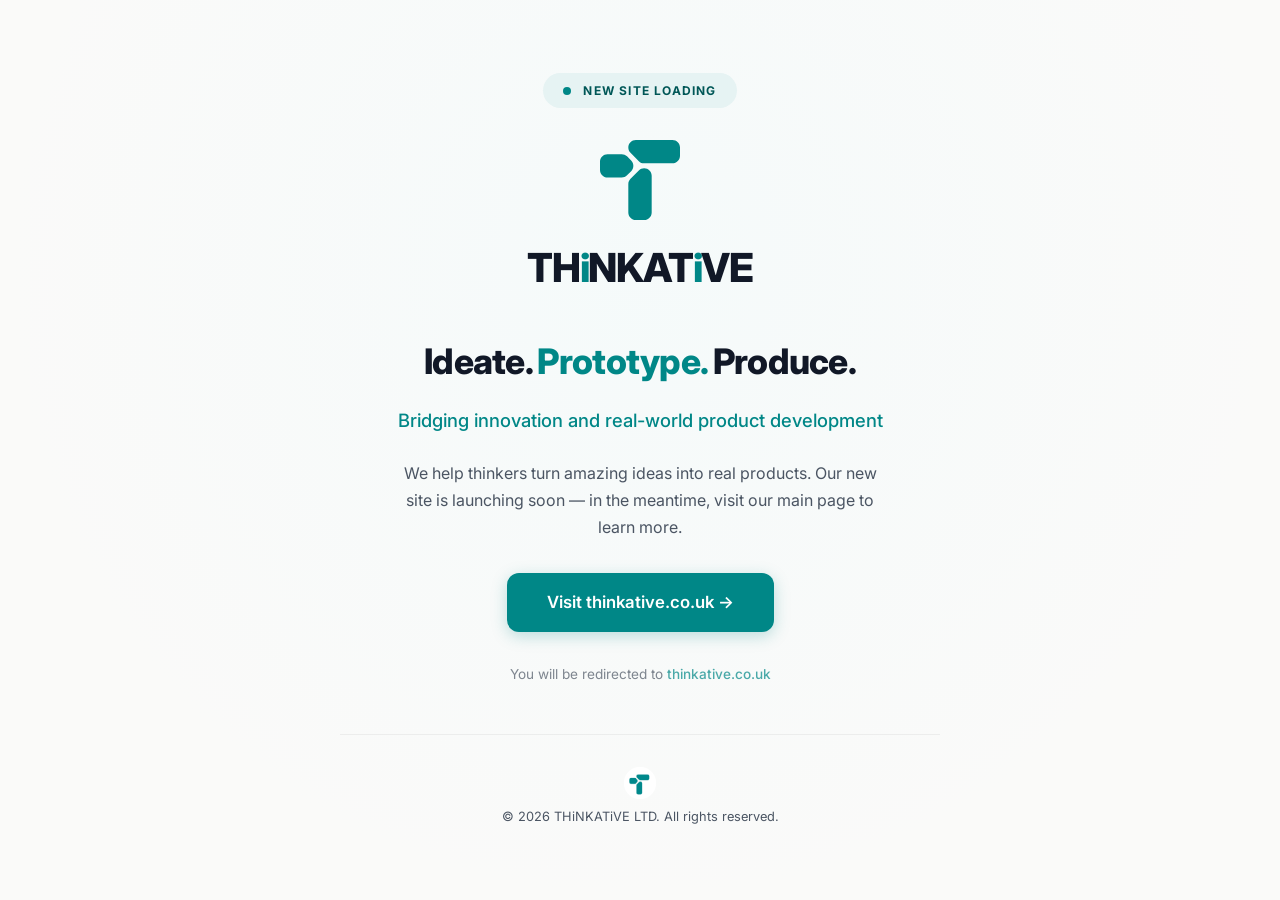
<file: Index.html>
<!DOCTYPE html>
<html lang="en">
<head>
    <meta charset="UTF-8">
    <meta name="viewport" content="width=device-width, initial-scale=1.0, viewport-fit=cover">
    <title>THiNKATiVE | Coming Soon</title>

    <link rel="icon" type="img/png" href="images/favicon.png">

    <!-- Premium Google Fonts -->
    <link rel="preconnect" href="https://fonts.googleapis.com">
    <link rel="preconnect" href="https://fonts.gstatic.com" crossorigin>
    <link href="https://fonts.googleapis.com/css2?family=Inter:wght@300;400;500;600;700;800&family=Plus+Jakarta+Sans:wght@400;500;600;700;800&display=swap" rel="stylesheet">

    <!-- SEO Meta Tags -->
    <meta name="description" content="THiNKATiVE - Ideate. Prototype. Produce. We help thinkers turn amazing ideas into real products.">
    <meta name="keywords" content="Thinkative Consultants, Thinkative, Consultants, Wearables, Research, projects, product development">
    <meta name="author" content="THiNKATiVE">
    <meta name="robots" content="index, follow">
    <link rel="canonical" href="https://thinkative.co.uk/">

    <!-- Open Graph for social sharing -->
    <meta property="og:title" content="THiNKATiVE - Ideate. Prototype. Produce.">
    <meta property="og:description" content="We help thinkers turn amazing ideas into products.">
    <meta property="og:type" content="website">
    <meta property="og:url" content="https://thinkative.co.uk/">

    <style>
        /* ==========================================================================
           1. CORE RESET & BASE STYLES
           ========================================================================== */
        * {
            margin: 0;
            padding: 0;
            box-sizing: border-box;
        }

        :root {
            --primary: #008787;
            --primary-dark: #005757;
            --primary-light: #e6f3f3;
            --surface: #ffffff;
            --background: #fafaf9;
            --text-main: #111827;
            --text-muted: #4b5563;
            --font-stack: 'Inter', 'Plus Jakarta Sans', system-ui, -apple-system, sans-serif;
            --transition: all 0.3s cubic-bezier(0.16, 1, 0.3, 1);
        }

        html {
            scroll-behavior: smooth;
            -webkit-font-smoothing: antialiased;
        }

        body {
            font-family: var(--font-stack);
            background: radial-gradient(circle at 50% 30%, rgba(0, 135, 135, 0.04) 0%, var(--background) 70%);
            color: var(--text-main);
            line-height: 1.6;
            min-height: 100vh;
            display: flex;
            flex-direction: column;
            align-items: center;
            justify-content: center;
            padding: 2rem;
            margin: 0;
        }

        .container {
            max-width: 600px;
            width: 100%;
            text-align: center;
        }

        /* ==========================================================================
           2. LOGO
           ========================================================================== */
        .logo-wrapper {
            margin-bottom: 2.5rem;
            display: flex;
            justify-content: center;
        }

        .logo-link {
            display: inline-block;
            text-decoration: none;
        }

        .logo-svg {
            width: 80px;
            height: 80px;
            display: block;
            margin: 0 auto 1rem auto;
            animation: float-logo 4s ease-in-out infinite;
        }

        .logo-text {
            font-size: 2.5rem;
            font-weight: 800;
            letter-spacing: -0.03em;
            color: var(--text-main);
            display: block;
        }

        .logo-text span {
            color: var(--primary);
        }

        @keyframes float-logo {
            0%, 100% {
                transform: translateY(0px);
            }
            50% {
                transform: translateY(-8px);
            }
        }

        /* ==========================================================================
           3. HEADING & TEXT
           ========================================================================== */
        h1 {
            font-size: 2.2rem;
            font-weight: 800;
            line-height: 1.2;
            letter-spacing: -0.02em;
            color: var(--text-main);
            margin-bottom: 1.5rem;
        }

        h1 span {
            color: var(--primary);
        }

        .tagline {
            font-size: 1.15rem;
            font-weight: 500;
            color: var(--primary);
            margin-bottom: 1.5rem;
        }

        .description {
            font-size: 1rem;
            color: var(--text-muted);
            max-width: 480px;
            margin: 0 auto 2rem auto;
            line-height: 1.7;
        }

        /* ==========================================================================
           4. REDIRECT BUTTON
           ========================================================================== */
        .btn {
            display: inline-block;
            background: var(--primary);
            color: #ffffff;
            padding: 1rem 2.5rem;
            border-radius: 12px;
            text-decoration: none;
            font-weight: 600;
            font-size: 1.05rem;
            transition: var(--transition);
            box-shadow: 0 4px 16px rgba(0, 135, 135, 0.25);
            border: none;
            cursor: pointer;
        }

        .btn:hover {
            background: var(--primary-dark);
            transform: translateY(-3px);
            box-shadow: 0 8px 28px rgba(0, 135, 135, 0.35);
        }

        /* ==========================================================================
           5. COUNTDOWN / STATUS INDICATOR
           ========================================================================== */
        .status-badge {
            display: inline-block;
            background: var(--primary-light);
            color: var(--primary-dark);
            font-size: 0.75rem;
            font-weight: 700;
            text-transform: uppercase;
            letter-spacing: 0.1em;
            padding: 0.5rem 1.25rem;
            border-radius: 30px;
            margin-bottom: 2rem;
        }

        .status-badge .dot {
            display: inline-block;
            width: 8px;
            height: 8px;
            background: var(--primary);
            border-radius: 50%;
            margin-right: 8px;
            animation: pulse-dot 1.5s ease-in-out infinite;
        }

        @keyframes pulse-dot {
            0%, 100% {
                opacity: 1;
                transform: scale(1);
            }
            50% {
                opacity: 0.4;
                transform: scale(0.8);
            }
        }

        /* ==========================================================================
           6. REDIRECT NOTICE
           ========================================================================== */
        .redirect-notice {
            margin-top: 2rem;
            font-size: 0.85rem;
            color: var(--text-muted);
            opacity: 0.7;
        }

        .redirect-notice a {
            color: var(--primary);
            text-decoration: none;
            font-weight: 500;
            transition: var(--transition);
        }

        .redirect-notice a:hover {
            text-decoration: underline;
            color: var(--primary-dark);
        }

        /* ==========================================================================
           7. FOOTER
           ========================================================================== */
        .footer {
            margin-top: 3rem;
            padding-top: 2rem;
            border-top: 1px solid rgba(0, 0, 0, 0.05);
            font-size: 0.8rem;
            color: var(--text-muted);
        }

        .footer img {
            height: 32px;
            width: auto;
            display: block;
            margin: 0 auto 0.5rem auto;
        }

        /* ==========================================================================
           8. RESPONSIVE
           ========================================================================== */
        @media (max-width: 640px) {
            body {
                padding: 1.5rem;
            }

            .logo-svg {
                width: 60px;
                height: 60px;
            }

            .logo-text {
                font-size: 2rem;
            }

            h1 {
                font-size: 1.8rem;
            }

            .tagline {
                font-size: 1rem;
            }

            .btn {
                padding: 0.85rem 2rem;
                font-size: 0.95rem;
                width: 100%;
            }
        }
    </style>
</head>
<body>

    <div class="container">
        <!-- Status Badge -->
        <div class="status-badge">
            <span class="dot"></span> New Site Loading
        </div>

        <!-- Logo -->
        <div class="logo-wrapper">
            <a href="https://thinkative.co.uk" class="logo-link" target="_blank" rel="noopener noreferrer">
                <svg class="logo-svg" xmlns="http://www.w3.org/2000/svg" viewBox="0 0 113 113">
                    <g fill="#008787">
                        <path d="M73,50.64v51.72c0,5.87-4.76,10.64-10.64,10.64h-11.72c-5.87,0-10.64-4.77-10.64-10.64v-40c0-2.83,1.12-5.53,3.12-7.53l11.72-11.71c1.99-2,4.7-3.12,7.52-3.12,5.88,0,10.64,4.76,10.64,10.64Z"/>
                        <path d="M113,10.64v11.72c0,5.87-4.76,10.64-10.64,10.64h-40c-2.82,0-5.53-1.12-7.52-3.12l-11.72-11.71c-2-2-3.12-4.71-3.12-7.53,0-5.88,4.77-10.64,10.64-10.64h51.72c5.88,0,10.64,4.76,10.64,10.64Z"/>
                        <path d="M44.03,44.02l-5.86,5.86c-2,2-4.7,3.12-7.53,3.12H10.64c-5.87,0-10.64-4.77-10.64-10.64v-11.72c0-5.88,4.77-10.64,10.64-10.64h20c2.83,0,5.53,1.12,7.53,3.12l5.86,5.85c4.15,4.16,4.15,10.9,0,15.05Z"/>
                    </g>
                </svg>
                <span class="logo-text">TH<span>i</span>NKAT<span>i</span>VE</span>
            </a>
        </div>

        <!-- Main Content -->
        <h1>Ideate. <span>Prototype.</span> Produce.</h1>
        <p class="tagline">Bridging innovation and real-world product development</p>
        <p class="description">
            We help thinkers turn amazing ideas into real products. Our new site is launching soon — 
            in the meantime, visit our main page to learn more.
        </p>

        <!-- Redirect Button -->
        <a href="https://thinkative.co.uk" class="btn" target="_blank" rel="noopener noreferrer">
            Visit thinkative.co.uk →
        </a>

        <!-- Redirect Notice -->
        <p class="redirect-notice">
            You will be redirected to <a href="https://thinkative.co.uk" target="_blank" rel="noopener noreferrer">thinkative.co.uk</a>
        </p>

        <!-- Footer -->
        <div class="footer">
            <img src="images/favicon.png" alt="THiNKATiVE Icon">
            <p>&copy; 2026 THiNKATiVE LTD. All rights reserved.</p>
        </div>
    </div>

    <script>
        // Automatically redirect after 10 seconds
        setTimeout(function() {
            window.location.href = 'https://thinkative.co.uk';
        }, 10000);

        // Allow manual redirect if user clicks anywhere on the page (optional)
        document.addEventListener('click', function() {
            // Only redirect if not clicking a link (to avoid double redirects)
            if (!event.target.closest('a')) {
                window.location.href = 'https://thinkative.co.uk';
            }
        });

        console.log('THiNKATiVE landing page - redirecting to thinkative.co.uk in 5 seconds');
    </script>
</body>
</html>
</file>
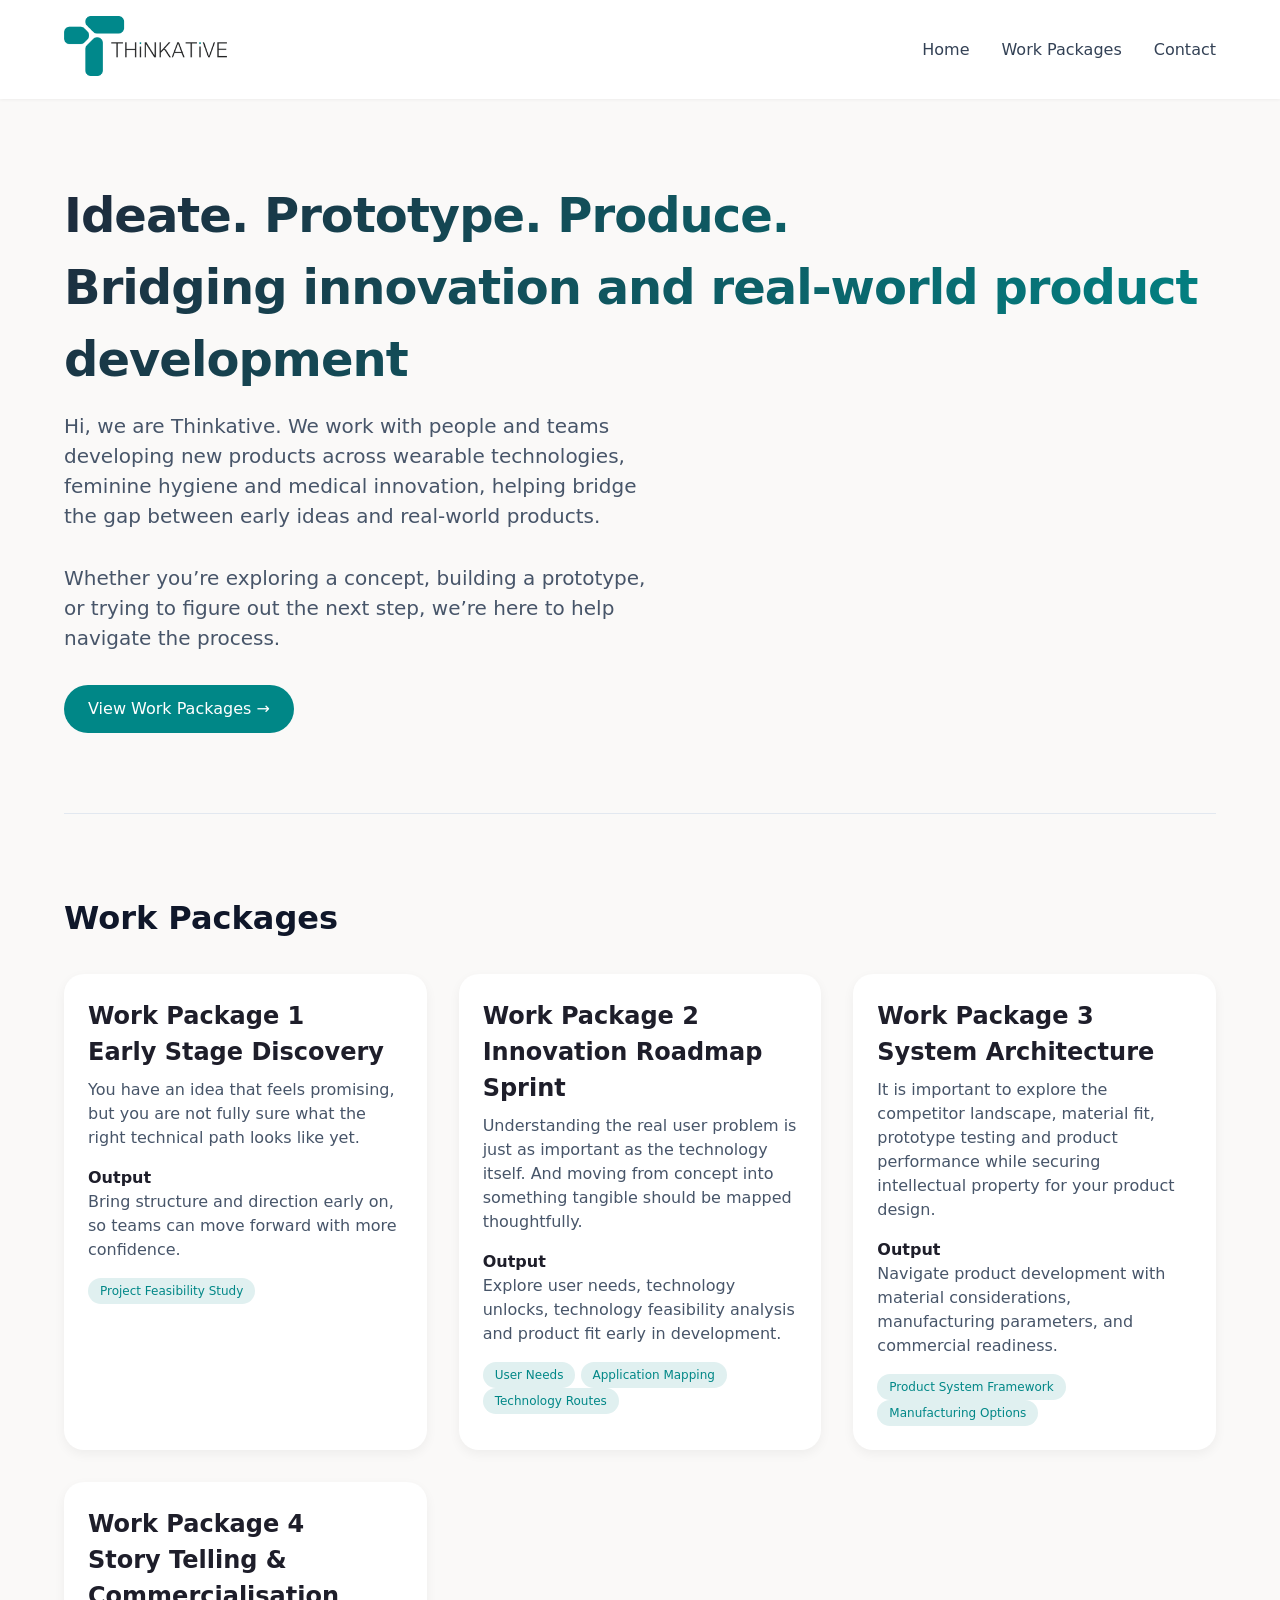
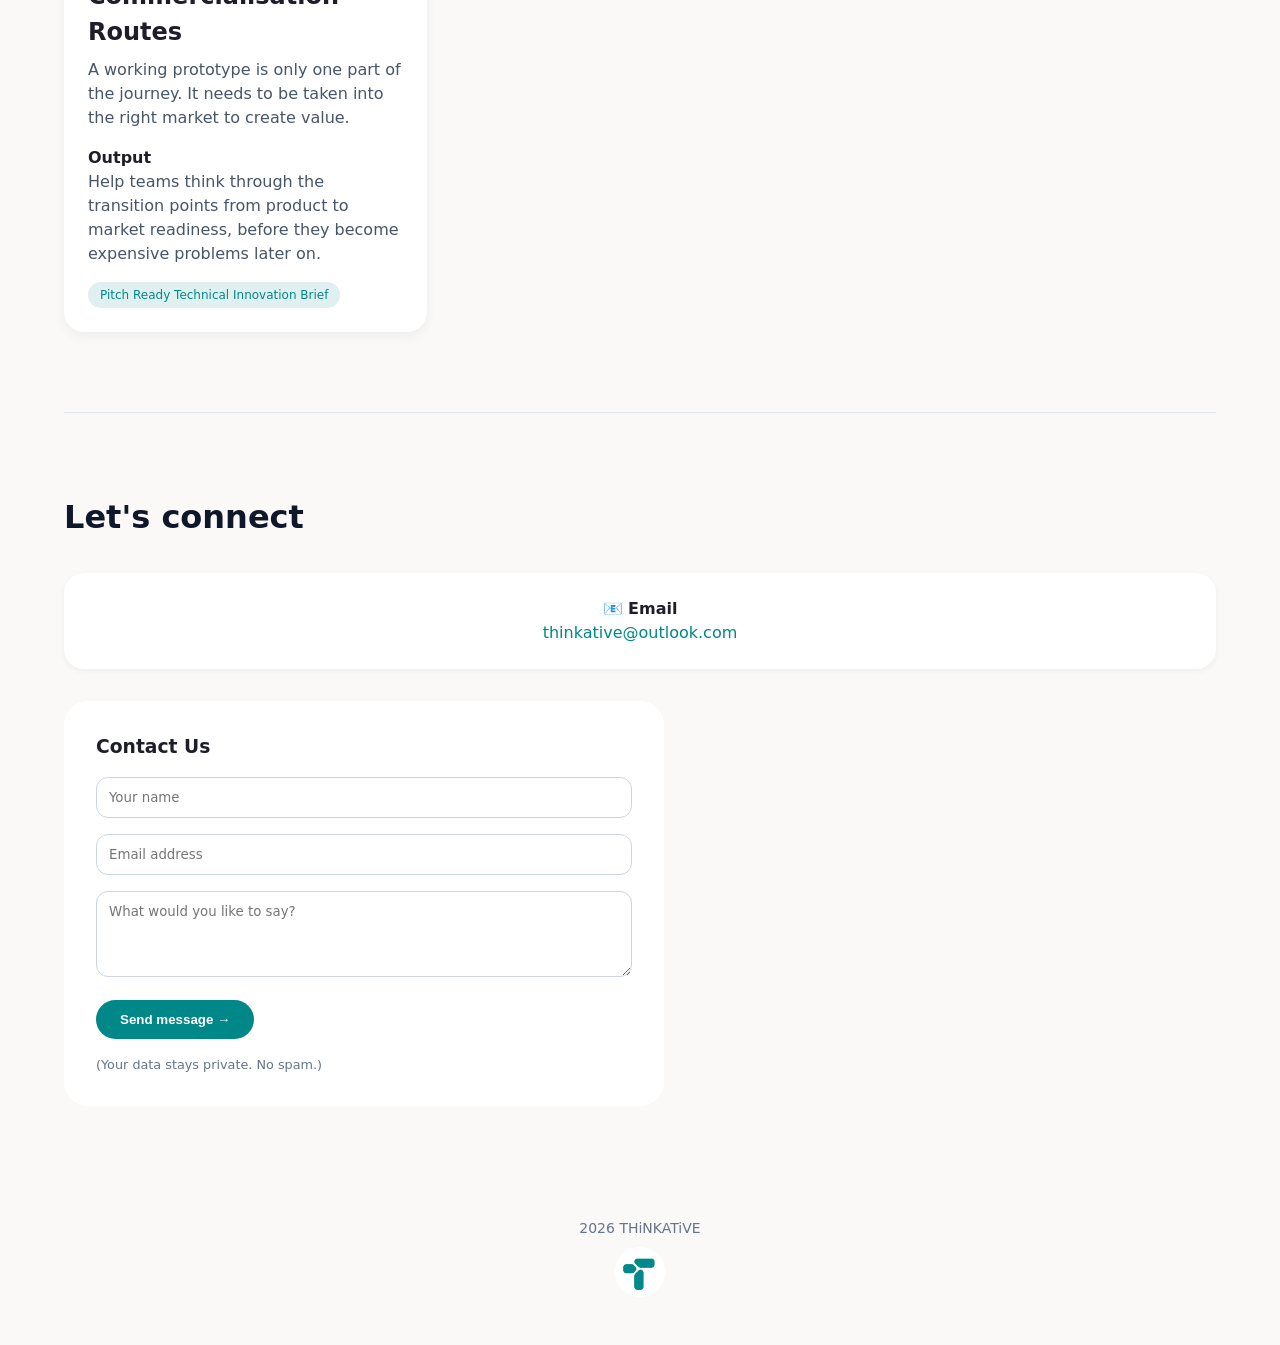
<file: index_old.html>
<!DOCTYPE html>
<html lang="en">
<head>
    <meta charset="UTF-8">
    <meta name="viewport" content="width=device-width, initial-scale=1.0, viewport-fit=cover">
    <title>THiNKATiVE | Consultants</title>

    <link rel="icon" type="img/png" href="images/favicon.png">

    <!-- Link to external CSS -->
    <link rel="stylesheet" href="style.css">

    <!-- SEO Meta Tags -->
    <meta name="description" content="THiNKATiVE helps thinkers turn amazing ideas into real products. Modern, simple, and built with care.">
    <meta name="keywords" content="Thinkative Consultants, Thinkative, Consultants, Wearables, Research, projects, product development, prototyping, consumer analysis">
    <meta name="author" content="THiNKATiVE">
    <meta name="robots" content="index, follow">
    <link rel="canonical" href="https://thinkative-ltd.github.io/">

    <!-- Open Graph for social sharing -->
    <meta property="og:title" content="THiNKATiVE - Consultants">
    <meta property="og:description" content="We help thinkers turn amazing ideas into products.">
    <meta property="og:type" content="website">
    <meta property="og:url" content="https://thinkative-ltd.github.io/">
</head>
<body>
  <header>
    <nav>
        <div class="logo">
            <a href="#home">
                <img src="images/sitelogoB.png" alt="THiNKATiVE Logo" style="height: 60px; width: auto;">
            </a>
        </div>
        <button class="hamburger" id="hamburger">☰</button>
        <ul class="nav-links" id="navLinks">
            <li><a href="#home">Home</a></li>
            <!--    <li><a href="#projects">Projects</a></li>    -->
            <li><a href="#workpackages">Work Packages</a></li>
            <li><a href="#contact">Contact</a></li>
        </ul>
    </nav>
  </header>

    <main>
        <div class="container">
            <!-- Home Section -->
            <section id="home">
                <div class="hero">
                    <h1>Ideate. Prototype. Produce.<br>Bridging innovation and real-world product development</h1>
                    <p>Hi, we are Thinkative. We work with people and teams developing new products across wearable technologies, feminine hygiene and medical innovation, helping bridge the gap between early ideas and real-world products.</p>
                    <p>Whether you’re exploring a concept, building a prototype, or trying to figure out the next step, we’re here to help navigate the process.</p>
                    <a href="#workpackages" class="btn">View Work Packages →</a>
                </div>
            </section>



              <!-- WorkPackages Section -->
              <section id="workpackages">
                  <h2>Work Packages</h2>
                  <div class="projects-grid">
                      <div class="project-card">
                          <h3>Work Package 1<br>Early Stage Discovery</h3>
                          <p>You have an idea that feels promising, but you are not fully sure what the right technical path looks like yet.</p>


                          <!--
                           <span class="project-tag">We help bring structure and direction early on, so teams can move forward with more confidence.</span>

                          <span class="project-tag">Review call</span>
                          <span class="project-tag">Technical fesibility assessment</span>
                          <span class="project-tag">Key Risks</span>
                          <span class="project-tag">Unknowns Identified</span>
                          <span class="project-tag">Recommend next steps</span>
                          <br>
                          <br>
                        -->
                          <h4>Output</h4>
                          <p>Bring structure and direction early on, so teams can move forward with more confidence.</p>
                          <span class="project-tag">Project Feasibility Study</span>
                      </div>


                      <div class="project-card">
                          <h3>Work Package 2<br>Innovation Roadmap Sprint</h3>
                          <p>Understanding the real user problem is just as important as the technology itself. And moving from concept into something tangible should be mapped thoughtfully.</p>

                          <!--
                          <span class="project-tag">User needs + application mapping</span>
                          <span class="project-tag">Product lifecycle roadmap</span>
                          <span class="project-tag">Developer/Manufacturer pathway guidance</span>
                          <span class="project-tag">Regulatory Considerations</span>
                          <br>
                          <br>
                        -->
                          <h4>Output</h4>
                          <p>Explore user needs, technology unlocks, technology feasibility analysis and product fit early in development.</p>
                          <span class="project-tag">User Needs</span>
                          <span class="project-tag">Application Mapping</span>
                          <span class="project-tag">Technology Routes</span>
                      </div>



                      <div class="project-card">
                          <h3>Work Package 3 <br>System Architecture</h3>
                          <p>It is important to explore the competitor landscape, material fit, prototype testing and product performance while securing intellectual property for your product design.</p>

                          <h4>Output</h4>
                          <p>Navigate product development with material considerations, manufacturing parameters, and commercial readiness.</p>
                          <span class="project-tag">Product System Framework</span>
                          <span class="project-tag">Manufacturing Options</span>
                      </div>



                      <div class="project-card">
                          <h3>Work Package 4 <br>Story Telling & Commercialisation Routes</h3>
                          <p>A working prototype is only one part of the journey. It needs to be taken into the right market to create value.</p>

                          <h4>Output</h4>
                          <p>Help teams think through the transition points from product to market readiness, before they become expensive problems later on.</p>
                          <span class="project-tag">Pitch Ready Technical Innovation Brief</span>
                      </div>
                  </div>


            </section>



            <!-- Projects Section -->
            <!--
            <section id="projects">
                <h2>Selected projects</h2>
                <div class="projects-grid">
                    <div class="project-card">
                        <h3>Prototyping</h3>
                        <p>We build rapid prototypes to test and validate your product ideas before full development.</p>
                        <span class="project-tag">Prototyping</span>
                        <span class="project-tag">MVP</span>
                    </div>
                    <div class="project-card">
                        <h3>Consumer Analysis</h3>
                        <p>Deep market research and user behavior analysis to ensure your product meets real needs.</p>
                        <span class="project-tag">Research</span>
                        <span class="project-tag">Analytics</span>
                    </div>
                    <div class="project-card">
                        <h3>Product Development</h3>
                        <p>End-to-end product creation from concept to launch, with modern tools and best practices.</p>
                        <span class="project-tag">Development</span>
                        <span class="project-tag">Strategy</span>
                    </div>
                </div>

              </section>
            -->

            <!-- Contact Section -->
            <section id="contact">
                <h2>Let's connect</h2>
                <div class="contact-info">
                    <div class="contact-card">
                        <strong>📧 Email</strong><br>
                        <a href="mailto:thinkative@outlook.com">thinkative@outlook.com</a>
                    </div>
                    <!--
                    <div class="contact-card">
                        <strong>🐦 X / Twitter</strong><br>
                        <a href="#">@thinkative</a>
                    </div>

                    <div class="contact-card">
                        <strong>💼 GitHub</strong><br>
                        <a href="#">github.com/thinkative</a>
                    </div>
                  -->
                </div>

                <div class="contact-form">
                    <h3 style="margin-bottom: 1rem;">Contact Us</h3>
                    <form action="https://formspree.io/f/xkoyzaln" method="POST">
                        <div class="form-group">
                            <input type="text" name="name" placeholder="Your name" required>
                        </div>
                        <div class="form-group">
                            <input type="email" name="email" placeholder="Email address" required>
                        </div>
                        <div class="form-group">
                            <textarea name="message" rows="4" placeholder="What would you like to say?" required></textarea>
                        </div>
                        <button type="submit">Send message →</button>
                    </form>
                    <p style="font-size: 0.8rem; margin-top: 1rem; color: #62748c;">(Your data stays private. No spam.)</p>
                </div>
            </section>
        </div>
    </main>

    <footer>
        <p>2026 THiNKATiVE</p>
        <img src="images/favicon.png" alt="THiNKATiVE favicon" style="width: 50px; margin-bottom: 1rem;">


    </footer>

    <script>
        // Hamburger menu toggle
        const hamburger = document.getElementById('hamburger');
        const navLinks = document.getElementById('navLinks');

        if (hamburger && navLinks) {
            hamburger.addEventListener('click', () => {
                navLinks.classList.toggle('active');
            });

            // Close menu when a link is clicked
            navLinks.querySelectorAll('a').forEach(link => {
                link.addEventListener('click', () => {
                    navLinks.classList.remove('active');
                });
            });
        }

        // Sitemap generator function
        function generateSitemap() {
            const pages = [
                { loc: "https://thinkative-ltd.github.io/", priority: "1.0" },
                { loc: "https://thinkative-ltd.github.io/#home", priority: "0.9" },
                { loc: "https://thinkative-ltd.github.io/#projects", priority: "0.8" },
                { loc: "https://thinkative-ltd.github.io/#contact", priority: "0.7" }
            ];
            let xml = '<?xml version="1.0" encoding="UTF-8"?>\n';
            xml += '<urlset xmlns="http://www.sitemaps.org/schemas/sitemap/0.9">\n';
            pages.forEach(page => {
                xml += `  <url>\n    <loc>${page.loc}</loc>\n    <priority>${page.priority}</priority>\n  </url>\n`;
            });
            xml += '</urlset>';
            const blob = new Blob([xml], {type: "application/xml"});
            const a = document.createElement('a');
            a.href = URL.createObjectURL(blob);
            a.download = 'sitemap.xml';
            a.click();
            URL.revokeObjectURL(a.href);
        }

        window.generateSitemap = generateSitemap;
        console.log('THiNKATiVE site ready. Type generateSitemap() in console to download sitemap.xml.');
    </script>
</body>
</html>
</file>
<file: style.css>
* {
    margin: 0;
    padding: 0;
    box-sizing: border-box;
}

body {
    font-family: system-ui, -apple-system, 'Segoe UI', Roboto, Helvetica, Arial, sans-serif;
    background: #faf9f8;
    color: #1e1e2a;
    line-height: 1.5;
    scroll-behavior: smooth;
}

.container {
    max-width: 1200px;
    margin: 0 auto;
    padding: 0 1.5rem;
}

html {
    scroll-padding-top: 80px;
    scroll-behavior: smooth;
}

/* Header & Navigation */
header {
    background: white;
    box-shadow: 0 1px 3px rgba(0,0,0,0.05);
    position: sticky;
    top: 0;
    z-index: 100;
    backdrop-filter: blur(8px);
    background: rgba(255,255,255,0.9);
}

nav {
    display: flex;
    justify-content: space-between;
    align-items: center;
    padding: 1rem 1.5rem;
    max-width: 1200px;
    margin: 0 auto;
}

/* Hamburger button - hidden on desktop */
.hamburger {
    display: none;
    background: none;
    border: none;
    font-size: 1.8rem;
    cursor: pointer;
    color: #008787;
    padding: 0.5rem;
    transition: color 0.2s;
}

.hamburger:hover {
    color: #006767;
}

.nav-links {
    display: flex;
    gap: 2rem;
    list-style: none;
}

.nav-links a {
    text-decoration: none;
    font-weight: 500;
    color: #334155;
    transition: color 0.2s;
}

.nav-links a:hover {
    color: #008787;
}

/* Sections */
section {
    padding: 5rem 0;
    border-bottom: 1px solid #e2e8f0;
}

section:last-of-type {
    border-bottom: none;
}

h1 {
    font-size: 3rem;
    font-weight: 800;
    letter-spacing: -0.02em;
    background: linear-gradient(135deg, #1e293b, #008787);
    background-clip: text;
    -webkit-background-clip: text;
    color: transparent;
    margin-bottom: 1rem;
}

h2 {
    font-size: 2rem;
    font-weight: 700;
    margin-bottom: 2rem;
    color: #0f172a;
}

.hero p {
    font-size: 1.25rem;
    color: #475569;
    max-width: 600px;
    margin-bottom: 2rem;
}

.btn {
    display: inline-block;
    background: #008787;
    color: white;
    padding: 0.75rem 1.5rem;
    border-radius: 40px;
    text-decoration: none;
    font-weight: 500;
    transition: background 0.2s, transform 0.1s;
}

.btn:hover {
    background: #006767;
    transform: translateY(-2px);
}

/* Projects Grid */
.projects-grid {
    display: grid;
    grid-template-columns: repeat(auto-fill, minmax(300px, 1fr));
    gap: 2rem;
}

.project-card {
    background: white;
    border-radius: 20px;
    padding: 1.5rem;
    box-shadow: 0 4px 12px rgba(0,0,0,0.05);
    transition: box-shadow 0.2s;
}

.project-card:hover {
    box-shadow: 0 12px 24px rgba(0,0,0,0.1);
}

.project-card h3 {
    font-size: 1.5rem;
    margin-bottom: 0.5rem;
}

.project-card p {
    color: #475569;
    margin-bottom: 1rem;
}

.project-tag {
    display: inline-block;
    background: #e0f0f0;
    color: #008787;
    font-size: 0.75rem;
    padding: 0.25rem 0.75rem;
    border-radius: 20px;
    font-weight: 500;
}

/* Contact */
.contact-info {
    display: flex;
    flex-wrap: wrap;
    gap: 2rem;
    margin-top: 1rem;
}

.contact-card {
    background: white;
    padding: 1.5rem;
    border-radius: 20px;
    flex: 1;
    min-width: 200px;
    text-align: center;
    box-shadow: 0 2px 6px rgba(0,0,0,0.05);
}

.contact-card a {
    color: #008787;
    text-decoration: none;
    font-weight: 500;
}

.contact-card a:hover {
    text-decoration: underline;
}

/* Form */
.contact-form {
    background: white;
    padding: 2rem;
    border-radius: 24px;
    margin-top: 2rem;
    max-width: 600px;
}

.form-group {
    margin-bottom: 1rem;
}

input, textarea {
    width: 100%;
    padding: 0.75rem;
    border: 1px solid #cbd5e1;
    border-radius: 12px;
    font-family: inherit;
    transition: border-color 0.2s;
}

input:focus, textarea:focus {
    outline: none;
    border-color: #008787;
}

button {
    background: #008787;
    color: white;
    border: none;
    padding: 0.75rem 1.5rem;
    border-radius: 40px;
    font-weight: 600;
    cursor: pointer;
    transition: background 0.2s;
}

button:hover {
    background: #006767;
}

footer {
    text-align: center;
    padding: 2rem;
    color: #64748b;
    font-size: 0.875rem;
}

footer img {
    display: block;
    margin: 0.5rem auto 0;
}

/* ============================================ */
/* MOBILE HAMBURGER MENU - ADDED SECTION */
/* ============================================ */

@media (max-width: 768px) {
    /* Hide desktop navigation, show hamburger */
    .hamburger {
        display: block;
    }

    .nav-links {
        display: none;
        width: 100%;
        flex-direction: column;
        gap: 1rem;
        text-align: center;
        padding: 1.5rem 0 0.5rem 0;
    }

    .nav-links.active {
        display: flex;
    }

    nav {
        flex-wrap: wrap;
        justify-content: space-between;
    }

    h1 {
        font-size: 2.25rem;
    }

    section {
        padding: 3rem 0;
    }
}

/* Extra small phones (below 480px) */
@media (max-width: 480px) {
    .logo img {
        height: 45px !important;
    }

    .container {
        padding: 0 1rem;
    }

    h1 {
        font-size: 1.75rem;
    }

    h2 {
        font-size: 1.5rem;
    }

    .project-card h3 {
        font-size: 1.25rem;
    }
}
</file>
